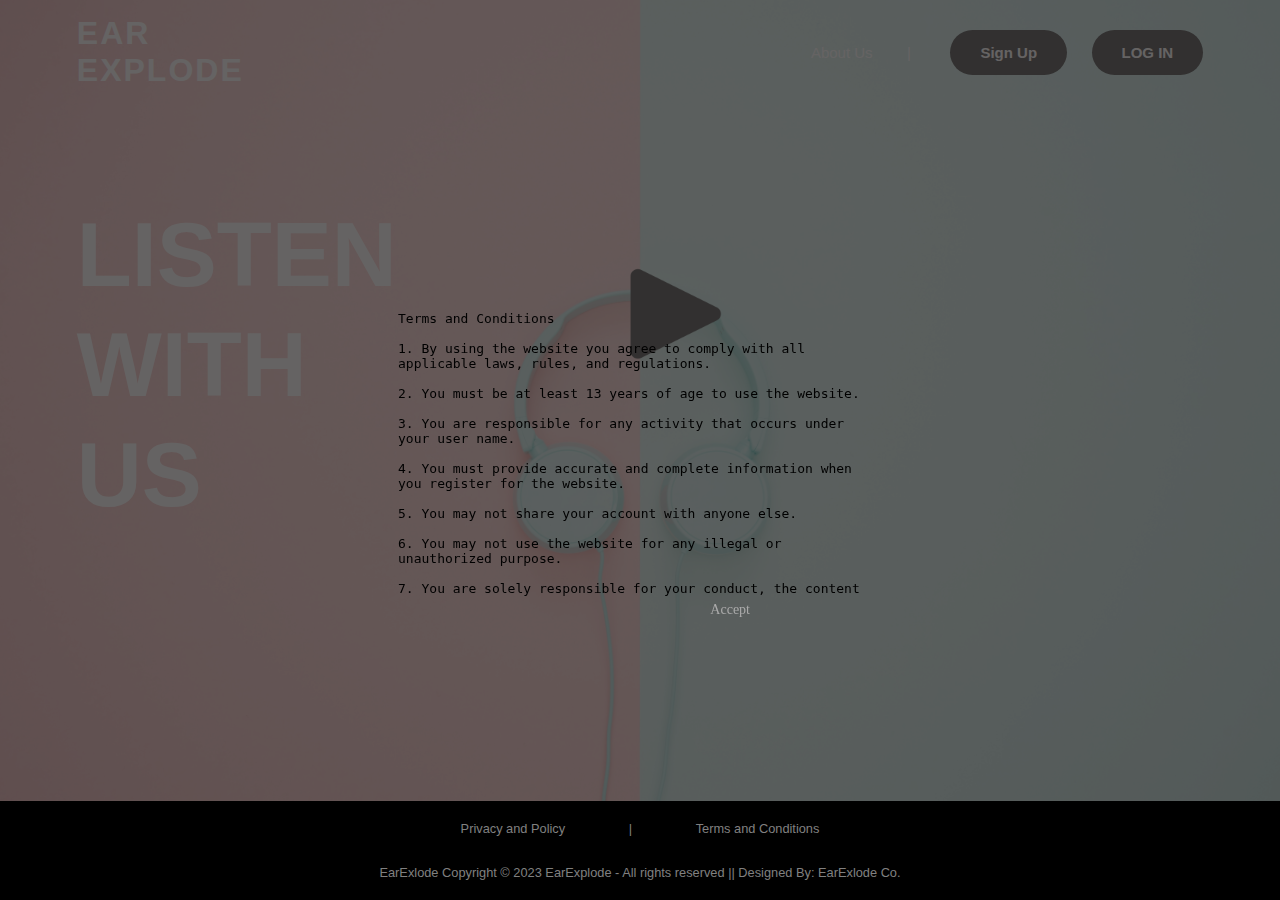
<file: index.html>
<!DOCTYPE html>
<html lang="en">
<head>
    <meta charset="UTF-8">
    <meta http-equiv="X-UA-Compatible" content="IE=edge">
    <meta name="viewport" content="width=device-width, initial-scale=1.0">
    <link rel="stylesheet" href="style.css">
    <title>EarExplode</title>
</head>
<body>
    
    <div class="container">
        <div class="navbar">
            <a href="#" class="logo">Ear<br>Explode</a>
            <ul>
                <li>
                    <a class="about" href="#">About Us</a>
                </li>
                 <li><a href="divider">|</a></li> 
                 <button type="button">Sign Up</button>
                <a href="log-in.html"><button type="button">LOG IN</button></a>
            </ul>
        
        </div>
        <div class="content">
            <div class="left-col">
                <h1>LISTEN<br> WITH <br> US</h1>
            </div>

            <div class="right-col">
                <a href="Music.html"><img class="play" src="images/play.png" alt="play"></a>
              
            </div>
        </div>
        <div class="popup">
            <div class="popup-content">
                <object data="terms.txt" type="text/plain"
                    width="500" style="height: 300px">
                </object>
                <div>
                <p class="accept">Accept</p> 
                </div>       
            </div>
          </div>
    </div>

        <script>
            // Get the button that opens the pop-up window
            var trigger = document.querySelector('.about');
      
            // Get the pop-up window
            var popup = document.querySelector('.popup');
      
            // Get the <span> element that closes the pop-up window
            var closeButton = document.querySelector('.accept');
      
            // When the user clicks on the button, open the pop-up window
            trigger.addEventListener('click', function() {
              popup.style.display = 'flex';
            });
      
            // When the user clicks on <span> (x), close the pop-up window
            closeButton.addEventListener('click', function() {
              popup.style.display = 'none';
            });
          </script>
    

    <div class="ftr">
    
        <footer>
            <div class="footer">
           
            <div class="row">
                <ul>
                <li><a href="#">Privacy and Policy</a></li>
                <li>|</li>
                <li><a class="terms">Terms and Conditions</a></li>
                </ul>
                </div>
           
            
            <div class="row">
            EarExlode Copyright © 2023 EarExplode - All rights reserved || Designed By: EarExlode Co.
            </div>
            </div>
        </footer>
    </div>
</body>
</html>
</file>
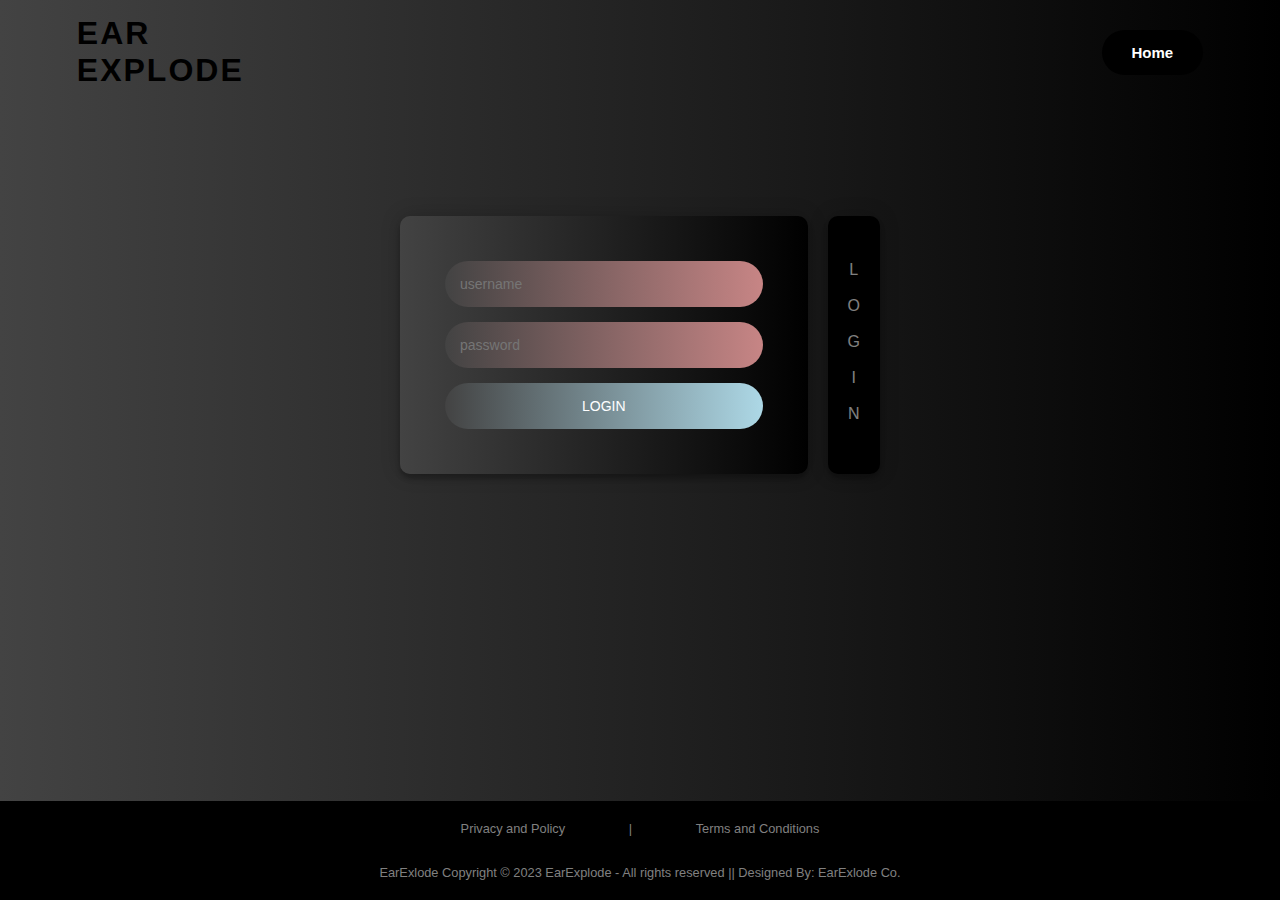
<file: log-in.html>
<!DOCTYPE html>
<html lang="en">
<head>
    <meta charset="UTF-8">
    <meta http-equiv="X-UA-Compatible" content="IE=edge">
    <meta name="viewport" content="width=device-width, initial-scale=1.0">
    <link rel="stylesheet" href="log-in.css">
    <title>Log In</title>
</head>
<body>

    <div class="container">
        <div class="navbar">
            <a href="#" class="logo">Ear<br>Explode</a>
            <ul>
                <a href="index.html"><button type="button">Home</button></a>
            </ul>
        
        </div>
<!----
    <div class="content">
        <div class="left-col">
            <h1>LISTEN<br> WITH <br> US</h1>
        </div> 
   </div>
-->

        <div class="login-page">
            <div class="form">
            <form class="login-form" action="">
                <input type="text" placeholder="username" required/>
                <input type="password" placeholder="password"required/>
                <button>login</button>
            </form>
            </div>

        <div class="form2">
        <form class="login-form" action="">
            <p>L</p>
            <br>
            <p>O</p>
            <br>
            <p>G</p>
            <br>
            <p>I</p>
            <br>
            <p>N</p>
       
        </form>
        
        </div>
  </div>
      
    <div class="ftr">
    
        <footer>
            <div class="footer">
           
            <div class="row">
                <ul>
                <li><a href="#">Privacy and Policy</a></li>
                <li>|</li>
                <li><a href="#">Terms and Conditions</a></li>
                </ul>
                </div>
           
            
            <div class="row">
            EarExlode Copyright © 2023 EarExplode - All rights reserved || Designed By: EarExlode Co.
            </div>
            </div>
        </footer>
    </div>

</body>
</html>
</file>
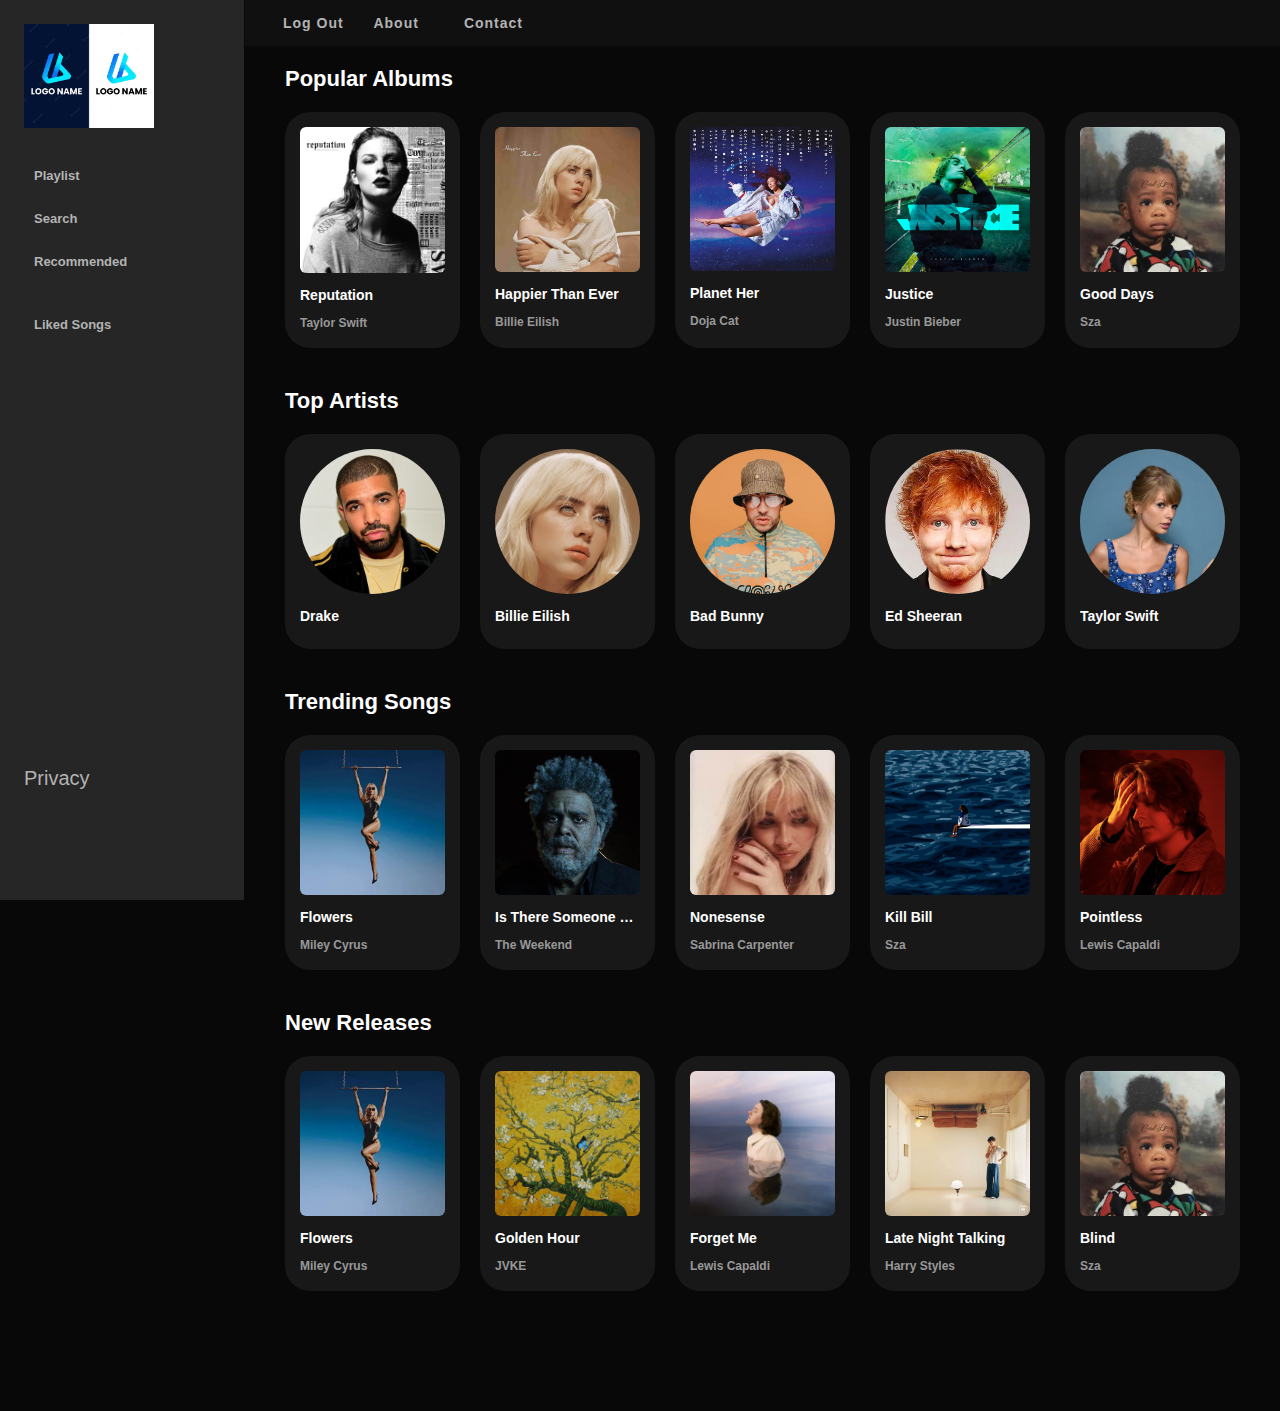
<file: Music.html>
<!DOCTYPE html>
<html lang="en">
<head>
    <meta charset="UTF-8">
    <meta http-equiv="X-UA-Compatible" content="IE=edge">
    <meta name="viewport" content="width=device-width, initial-scale=1.0">
    <link rel="stylesheet" href="Music.css">
    <title>Music</title>
</head>
<body>

  <div class="sidebar">
      <div class="logo">
        <a href="#">
          <img src="images/sampleLOGO.jpg" alt="Logo" />
        </a>
      </div>

      <div class="navigation">
        <ul>
          <li>
            <a href="#">
              <span class="fa fa-home"></span>
              <span>Playlist</span>
            </a>
          </li>

          <li>
            <a href="#">
              <span class="fa fa-search"></span>
              <span>Search</span>
            </a>
          </li>

          <li>
            <a href="#">
              <span class="fa fas fa-book"></span>
              <span>Recommended</span>
            </a>
          </li>
        </ul>
      </div>

      <div class="navigation">
        <ul>
          <li>
            <a href="#">
              <span class="fa fas fa-heart"></span>
              <span>Liked Songs</span>
            </a>
          </li>
        </ul>
      </div>

      <div class="policies">
        <ul>
          <li>
            <a href="#">Privacy</a>
          </li>
        </ul>
      </div>
    </div>

    <div class="main-container">
      <div class="topbar">
        <div class="navbar">
          <ul>
            <li>
              <a href="index.html">Log Out</a>
            </li>
            <li>
              <a href="#">About</a>
            </li>
            <li>
              <a href="#">Contact</a>
            </li>
        </div>
      </div>
<!--unang part-->
      <div class="spotify-playlists">
        <h2>Popular Albums</h2>

        <div class="list">
          <div class="item">
            <img src="images/taylor.jfif" />
            <div class="play">
              <span class="fa fa-play"></span>
            </div>
            <h4>Reputation</h4>
            <p>Taylor Swift</p>
          </div>


          <div class="item"><a href="music-next.html">
            <img src="images/billie.jfif" />
            <div class="play">
              <span class="fa fa-play"></span>
            </div>
            <h4>Happier Than Ever</h4>
            <p>Billie Eilish</p>
          </a></div>

          <div class="item">
            <img src="images/doja.jpg" />
            <div class="play">
              <span class="fa fa-play"></span>
            </div>
            <h4>Planet Her</h4>
            <p>Doja Cat</p>
          </div>

          <div class="item">
            <img src="images/justin.jfif" />
            <div class="play">
              <span class="fa fa-play"></span>
            </div>
            <h4>Justice</h4>
            <p>Justin Bieber</p>
          </div>

          <div class="item">
            <img src="images/sza.jfif" />
            <div class="play">
              <span class="fa fa-play"></span>
            </div>
            <h4>Good Days</h4>
            <p>Sza</p>
          </div>

        </div>
      </div>

      <!--unang part-->
      <div class="spotify-playlists">
        <h2>Top Artists</h2>

        <div class="list">
          <div class="item">
            <img class="img-circle" src="images/artists/drake.jpg" />
            <div class="play">
              <span class="fa fa-play"></span>
            </div>
            <h4>Drake</h4>
          </div>

          <div class="item">
            <img class="img-circle" src="images/artists/billie.jpg" />
            <div class="play">
              <span class="fa fa-play"></span>
            </div>
            <h4>Billie Eilish</h4>
          </div>

          <div class="item">
            <img class="img-circle" src="images/artists/bad-bunny.jfif" />
            <div class="play">
              <span class="fa fa-play"></span>
            </div>
            <h4>Bad Bunny</h4>
          </div>

          <div class="item">
            <img class="img-circle" src="images/artists/edsheeran.webp" />
            <div class="play">
              <span class="fa fa-play"></span>
            </div>
            <h4>Ed Sheeran</h4>
          </div>

          <div class="item">
            <img class="img-circle" src="images/artists/taylor.webp" />
            <div class="play">
              <span class="fa fa-play"></span>
            </div>
            <h4>Taylor Swift</h4>
          </div>
        </div>
      </div>

      <!--unang part-->
      <div class="spotify-playlists">
        <h2>Trending Songs</h2>

        <div class="list">
          <div class="item">
            <img src="images/trending/flowers.jfif" />
            <div class="play">
              <span class="fa fa-play"></span>
            </div>
            <h4>Flowers</h4>
            <p>Miley Cyrus</p>
          </div>

          <div class="item">
            <img src="images/trending/someone-else.jfif" />
            <div class="play">
              <span class="fa fa-play"></span>
            </div>
            <h4>Is There Someone Else</h4>
            <p>The Weekend</p>
          </div>

          <div class="item">
            <img src="images/trending/nonesense.jfif" />
            <div class="play">
              <span class="fa fa-play"></span>
            </div>
            <h4>Nonesense</h4>
            <p>Sabrina Carpenter</p>
          </div>

          <div class="item">
            <img src="images/trending/killbill.webp" />
            <div class="play">
              <span class="fa fa-play"></span>
            </div>
            <h4>Kill Bill</h4>
            <p>Sza</p>
          </div>

          <div class="item">
            <img src="images/trending/pointless.webp" />
            <div class="play">
              <span class="fa fa-play"></span>
            </div>
            <h4>Pointless</h4>
            <p>Lewis Capaldi</p>
          </div>
        </div>
      </div>

     <!--unang part-->
     <div class="spotify-playlists">
      <h2>New Releases</h2>

      <div class="list">
        <div class="item">
          <img src="images/trending/flowers.jfif" />
          <div class="play">
            <span class="fa fa-play"></span>
          </div>
          <h4>Flowers</h4>
          <p>Miley Cyrus</p>
        </div>

        <div class="item">
          <img src="images/trending/golden-hour.jfif" />
          <div class="play">
            <span class="fa fa-play"></span>
          </div>
          <h4>Golden Hour</h4>
          <p>JVKE</p>
        </div>

        <div class="item">
          <img src="images/trending/forget-me.jpg" />
          <div class="play">
            <span class="fa fa-play"></span>
          </div>
          <h4>Forget Me</h4>
          <p>Lewis Capaldi</p>
        </div>

        <div class="item">
          <img src="images/trending/late.jfif" />
          <div class="play">
            <span class="fa fa-play"></span>
          </div>
          <h4>Late Night Talking</h4>
          <p>Harry Styles</p>
        </div>

        <div class="item">
          <img src="images/sza.jfif" />
          <div class="play">
            <span class="fa fa-play"></span>
          </div>
          <h4>Blind</h4>
          <p>Sza</p>
        </div>
      </div>
    </div>
</body>
</html>
</file>
<file: style.css>
*{
    margin: 0;
    padding-left: 0;
    font-family: sans-serif;
}

html{
    scroll-behavior: smooth;
    line-height: normal;
}
 

.container{
    height: 100vh;
    width: 100%;
    background-image: url(images/BG4.jpg);
    background-size: cover;
    background-position: center;
    position: relative;
}

.navbar{
    width: 88%;
    margin: auto;
    padding: 15px 0;
    display: flex;
    align-items: center;
    justify-content: space-between;
}
.logo{
    width: 140px;
    cursor: pointer;
    color: #ffffff;;
    font-weight: 700 ;
    text-decoration: none;
    font-size: 2em;
    text-transform: uppercase;
    letter-spacing: 2px;
    transition: all 0.5s;
}
.logo:hover{
    color: lightblue;
}

.navbar ul li{
    list-style: none;
    display: inline-block;
    margin: 0 15px;
}

.navbar ul li a{
    text-decoration: none;
    color: #ffffff;
    font-size: 15px;
    transition: all 0.5s;
}

.navbar ul li a:hover,
.navbar ul li a:active,
.navbar ul li a:focus {
  color:black;
  font-size: 15px;
}
.navbar ul li.divider {
    color: #ffffff;
    font-size: 26px;
    margin: 0px 20px;
    width: auto;
  }

.navbar button {
    background-color:black;
    color: white;
    font-size: 15px;
    font-weight: bold;
    padding: 14px 30px;
    border: 0px;
    border-radius: 40px;
    cursor: pointer;
    margin-left: 20px;
    transition: all 1s;
}

.navbar button:hover,
.navbar button:active,
.navbar button:focus {
  background-image: linear-gradient(to right, aquamarine 0%, pink 100%);
  color: black;
}

.content{
    width: 100%;
    position: absolute;
    top: 200px;
}

.left-col{
    margin-left: 6%;
    
}

.left-col h1{
    font-size: 90px;
    color: #ffffff;
    line-height: 110px;
    float: left;
}

.right-col{
    float: center;
    margin-left: 47%;
    margin-top: 40px;
    display: block;
    align-items: center;
    cursor: pointer;
}
/*
.right-col p{
    color:white;
    font-weight: 400;
    margin-right: 15px;
}

.right-col button{
    border: none;
    border-radius: 50px;
    color: white;
    padding: 25px 34px;
    text-align: center;
    text-decoration: none;
    display:inline-block;
    font-size: 20px;
    margin: 6px 4px;
    transition-duration: 0.3s;
    cursor: pointer;
}
*/
.play{
    width: 150px;
    height: 150px;
    transition: all 0.5s;
}
.play:hover{
    transform: translateX(15px);
    background-image: linear-gradient(to right, aquamarine 0%, pink 100%);
    border-radius: 50%;
}
.button1 {
    background-color: black; 
    color: black; 
    border: 2px solid lightblue;
}

.button1:hover {
    background-color:pink;
    color: white;
}
  
.footer{
    background:#000;
    padding:10px -200px;
    font-family: 'Play', sans-serif;
    text-align:center;
    position: absolute;
    bottom: 0;
    width: 100%;
    }
    
  .footer .row{
    width:100%;
    margin:1% 0%;
    padding:0.6% 0%;
    color:gray;
    font-size:0.8em;
    }
    
    .footer .row a{
    text-decoration:none;
    color:gray;
    transition:0.5s;
    }
    
    .footer .row a:hover{
    color:#fff;
    }
    
    .footer .row ul{
    width:100%;
    }
    
    .footer .row ul li{
    display:inline-block;
    margin:0px 30px;
    }
    
    .footer .row a i{
    font-size:2em;
    margin:0% 1%;
    }
    
    @media (max-width:720px){
    .footer{
    text-align:left;
    padding:5%;
    }
    .footer .row ul li{
    display:block;
    margin:10px 0px;
    text-align:left;
    }
    .footer .row a i{
    margin:0% 3%;
    }
    }
    h2{
        display: flex;
        
    }
     /* Full-screen pop-up window */
     .popup {
        width: 100vw;
        height: 100vh;
        position: fixed;
        top: 0;
        left: 0;
        background-color: rgba(62, 60, 60, 0.8);
        display: flex;
        justify-content: center;
        align-items: center;
        flex-direction: column;
      }

      /* The content of the pop-up window */
      .popup-content {
        padding: 20px;
        max-width: 600px;
        min-width: 300px;
        min-height: 200px;
        border-radius: 5px;
        text-align: center;
      }
      .accept{
        position: absolute;
        right: 530px;
        color: #aaa;
        border: none;
        font-family: consolas;
        font-size: 14px;
      }
      .accept:hover{
        cursor:pointer;
        color:white;
      }
</file>
<file: log-in.css>
* {
    margin: 0;
    padding: 0;
    box-sizing: border-box;
  }
  body {
    font-family: 'Montserrat', sans-serif;
    background-image: linear-gradient(to right, #434343 0%, black 100%);
  }
  .login-page {
    width: 500px;
    padding: 8% 0 0;
    margin: auto;
    display: flex;
    flex-direction: row;
  
  }
   p{
    font-family: 'Montserrat', sans-serif;
    color:white;
    font-weight: lighter;
    opacity: 50%;
  }
  .form {
    margin: 10px;
    background-image: linear-gradient(to right, #434343 0%, black 100%);
    max-width: 500px;
    padding: 45px;
    text-align: center;
    border-radius: 10px;
    box-shadow: 0 0 20px 0 rgba(0, 0, 0, 0.2), 0 5px 5px 0 rgba(0, 0, 0, 0.24);
    transition: all 1s;
  }
  .form2{
    margin: 10px;
    background: black;
    max-width: 500px;
    padding: 20px;
    padding-top:45px;
    text-align: center;
    border-radius: 10px;
    box-shadow: 0 0 20px 0 rgba(0, 0, 0, 0.2), 0 5px 5px 0 rgba(0, 0, 0, 0.24);
    transition: all 1s;
  }

  .form input {
    font-family: 'Montserrat', sans-serif;
    outline: 0;
    background-image: linear-gradient(to right, #434343 0%, rgb(199, 133, 133) 100%);
    width: 100%;
    border: 0;
    border-radius: 25px;
    margin: 0 0 15px;
    padding: 15px;
    box-sizing: border-box;
    font-size: 14px;
  }
  .form button {
    font-family: 'Montserrat', sans-serif;
    text-transform: uppercase;
    outline: 0;
    background-image: linear-gradient(to right, #434343 0%, lightblue 100%);
    width: 100%;
    border: 0;
    border-radius: 25px;
    padding: 15px;
    color: #FFFFFF;
    font-size: 14px;
    -webkit-transition: all 0.3 ease;
    transition: all 0.3 ease;
    cursor: pointer;
  }
  .form button:hover,.form button:active,.form button:focus {
    background-image: linear-gradient(to right, #434343 0%, pink 100%);
  }
  hr{
    width: 60%;
  }
 
  
.footer{
    background:#000;
    padding:10px -200px;
    font-family: 'Play', sans-serif;
    text-align:center;
    position: absolute;
    bottom: 0;
    width: 100%;
    }
    
  .footer .row{
    width:100%;
    margin:1% 0%;
    padding:0.6% 0%;
    color:gray;
    font-size:0.8em;
    }
    
    .footer .row a{
    text-decoration:none;
    color:gray;
    transition:0.5s;
    }
    
    .footer .row a:hover{
    color:#fff;
    }
    
    .footer .row ul{
    width:100%;
    }
    
    .footer .row ul li{
    display:inline-block;
    margin:0px 30px;
    }
    
    .footer .row a i{
    font-size:2em;
    margin:0% 1%;
    }
    
    @media (max-width:720px){
    .footer{
    text-align:left;
    padding:5%;
    }
    .footer .row ul li{
    display:block;
    margin:10px 0px;
    text-align:left;
    }
    .footer .row a i{
    margin:0% 3%;
    }
}

.navbar{
    width: 88%;
    margin: auto;
    padding: 15px 0;
    display: flex;
    align-items: center;
    justify-content: space-between;
}
.logo{
    width: 140px;
    cursor: pointer;
    color:black;
    font-weight: 700 ;
    text-decoration: none;
    font-size: 2em;
    text-transform: uppercase;
    letter-spacing: 2px;
}
.logo:hover{
    color: lightblue;
}

.navbar ul li{
    list-style: none;
    display: inline-block;
    margin: 0 15px;
}

.navbar ul li a{
    text-decoration: none;
    color: #ffffff;
    font-size: 15px;
}

.navbar ul li a:hover,
.navbar ul li a:active,
.navbar ul li a:focus {
  color:pink;
  font-size: 15px;
}
.navbar ul li.divider {
    color: #ffffff;
    font-size: 26px;
    margin: 0px 20px;
    width: auto;
  }

.navbar button {
    background-color:black;
    color: white;
    font-size: 15px;
    font-weight: bold;
    padding: 14px 30px;
    border: 0px;
    border-radius: 40px;
    cursor: pointer;
    margin-left: 20px;
    transition: all .3s;
}

.navbar button:hover,
.navbar button:active,
.navbar button:focus {
  background-color:pink;
  color: black;
}
</file>
<file: Music.css>
* {
  padding: 0;
  margin: 0;
}
body {
  background-color: #080808;
  font-family: 'Montserrat', sans-serif;
}

.sidebar {
  position: fixed;
  left: 0;
  top: 0;
  bottom: 0;
  width: 196px;
  background-color: #262626;
  padding: 24px;
}
.sidebar .logo img {
  width: 130px;
}
.sidebar .navigation ul {
  list-style: none;
  margin-top: 20px;
}
.sidebar .navigation ul li {
  padding: 10px 0px;
}
.sidebar .navigation ul li a {
  color: #b3b3b3;
  text-decoration: none;
  font-weight: bold;
  font-size: 13px;
}
.sidebar .navigation ul li a:hover,
.sidebar .navigation ul li a:active,
.sidebar .navigation ul li a:focus {
  color: #ffffff;
}
.sidebar .navigation ul li a:hover .fa,
.sidebar .navigation ul li a:active .fa,
.sidebar .navigation ul li a:focus .fa {
  color: #b3b3b3;
}
.sidebar .navigation ul li .fa {
  font-size: 20px;
  margin-right: 10px;
}
.sidebar .navigation ul li a:hover .fa:hover,
.sidebar .navigation ul li a:hover .fa:active,
.sidebar .navigation ul li a:hover .fa:focus {
  color: #ffffff;
}
.sidebar .policies {
  position: absolute;
  bottom: 100px;
}
.sidebar .policies ul {
  list-style: none;
}
.sidebar .policies ul li {
  padding-bottom: 10px;
}
.sidebar .policies ul li a {
  color: #b3b3b3;
  font-weight: 500;
  text-decoration: none;
  font-size: 20px;
}
.sidebar .policies ul li a:hover,
.sidebar .policies ul li a:active,
.sidebar .policies ul li a:focus {
  text-decoration: underline;
}

.main-container {
  margin-left: 245px;
  margin-bottom: 100px;
}

.topbar {
  display: flex;
  justify-content: space-between;
  background-color: #101010;
  padding: 14px 30px;
}
.topbar .prev-next-buttons button {
  color: #7a7a7a;
  cursor: pointer;
  width: 34px;
  height: 34px;
  border-radius: 100%;
  font-size: 18px;
  border: 0px;
  background-color: #090909;
  margin-right: 10px;

}

.topbar .navbar {
  display: flex;
  align-items: center;
} 
.topbar .navbar ul {
  list-style: none;
}
.topbar .navbar ul li {
  display: inline-block;
  margin: 0px 8px;
  width: 70px;
}
.topbar .navbar ul li a {
  color: #b3b3b3;
  text-decoration: none;
  font-weight: bold;
  font-size: 14px;
  letter-spacing: 1px;
}
.topbar .navbar ul li a:hover,
.topbar .navbar ul li a:active,
.topbar .navbar ul li a:focus {
  color: #ffffff;
}
.topbar .navbar ul li.divider {
  color: #ffffff;
  font-size: 26px;
  margin: 0px 20px;
  width: auto;
}
.topbar .navbar button {
  background-color: #ffffff;
  color: #000000;
  font-size: 16px;
  font-weight: bold;
  padding: 14px 30px;
  border: 0px;
  border-radius: 40px;
  cursor: pointer;
  margin-left: 20px;
}
.topbar .navbar button:hover,
.topbar .navbar button:active,
.topbar .navbar button:focus {
  background-color: #f2f2f2;
}
.spotify-playlists {
  padding: 20px 40px;
}
.spotify-playlists h2 {
  color: #ffffff;
  font-size: 22px;
  margin-bottom: 20px;
}
.spotify-playlists .list {
  display: flex;
  gap: 20px;
  overflow: hidden;
}
.spotify-playlists .list .item {
  min-width: 140px;
  width: 160px;
  padding: 15px;
  background-color: #181818;
  border-radius: 25px;
  cursor: pointer;
  transition: all ease 0.4s;
}

.spotify-playlists .list .item:nth-child(even):hover {
  background-image: linear-gradient(to right, aquamarine 0%, rgb(0, 0, 0) 100%);
}
.spotify-playlists .list .item:nth-child(odd):hover {
  background-image: linear-gradient(to right, pink 0%, rgb(0, 0, 0) 100%);
}
.spotify-playlists .list .item img {
  width: 100%;
  border-radius: 6px;
  margin-bottom: 10px;
}
.spotify-playlists .list .item .img-circle{
  width: 100%;
  border-radius: 50%;
  margin-bottom: 10px;
}

.spotify-playlists .list .item .play {
  position: relative;
}
.spotify-playlists .list .item .play .fa {
  position: absolute;
  right: 10px;
  top: -60px;
  padding: 18px;
  background-color:pink;
  border-radius: 100%;
  opacity: 0;
  transition: all ease 0.4s;
}
.spotify-playlists .list .item:hover .play .fa {
  opacity: 1;
  transform: translateY(-20px);
}
.spotify-playlists .list .item h4 {
  color: #ffffff;
  font-size: 14px;
  margin-bottom: 10px;
  white-space: nowrap;
  overflow: hidden;
  text-overflow: ellipsis;
}
.spotify-playlists .list .item p {
  color: #989898;
  font-size: 12px;
  line-height: 20px;
  font-weight: 600;
}
.spotify-playlists .list .item p:hover{
  color: #000000;
}
.spotify-playlists hr {
  margin: 70px 0px 0px;
  border-color: #636363;
}
a{
  text-decoration: none;
}
</file>
